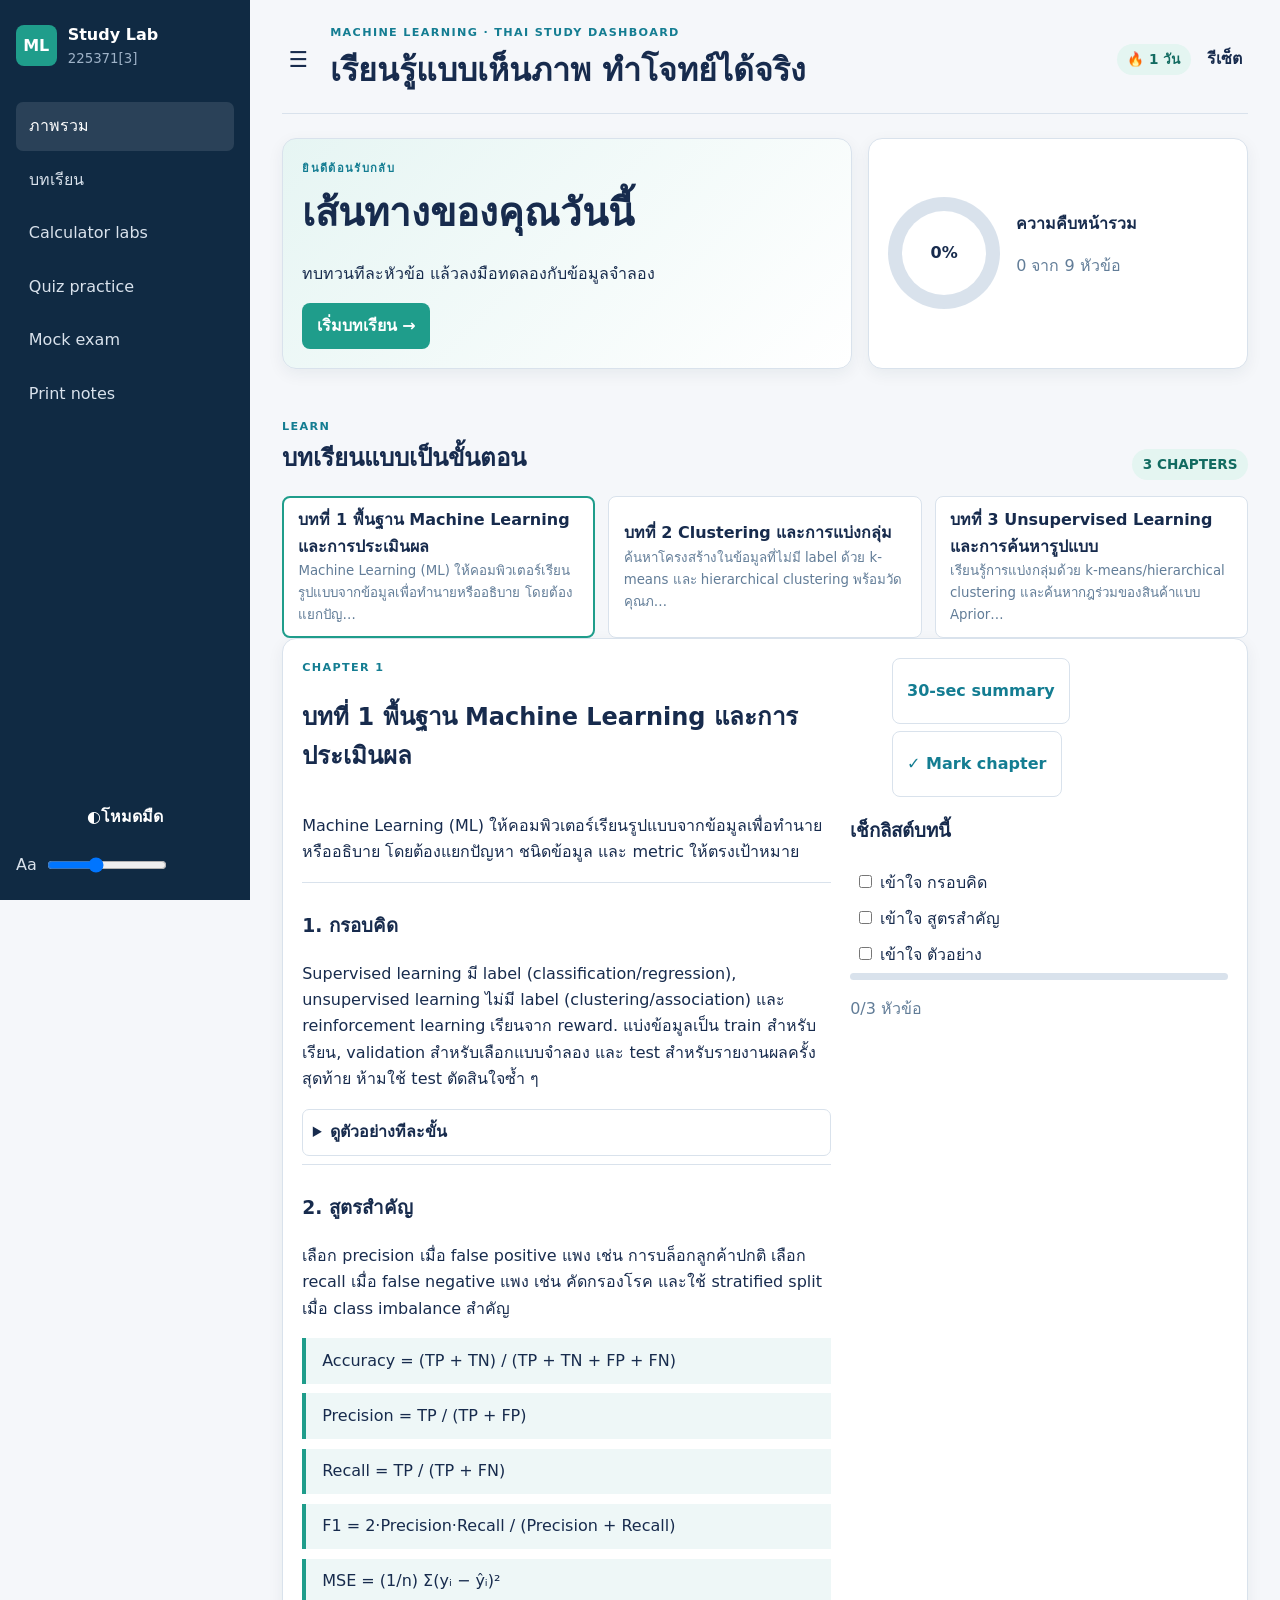
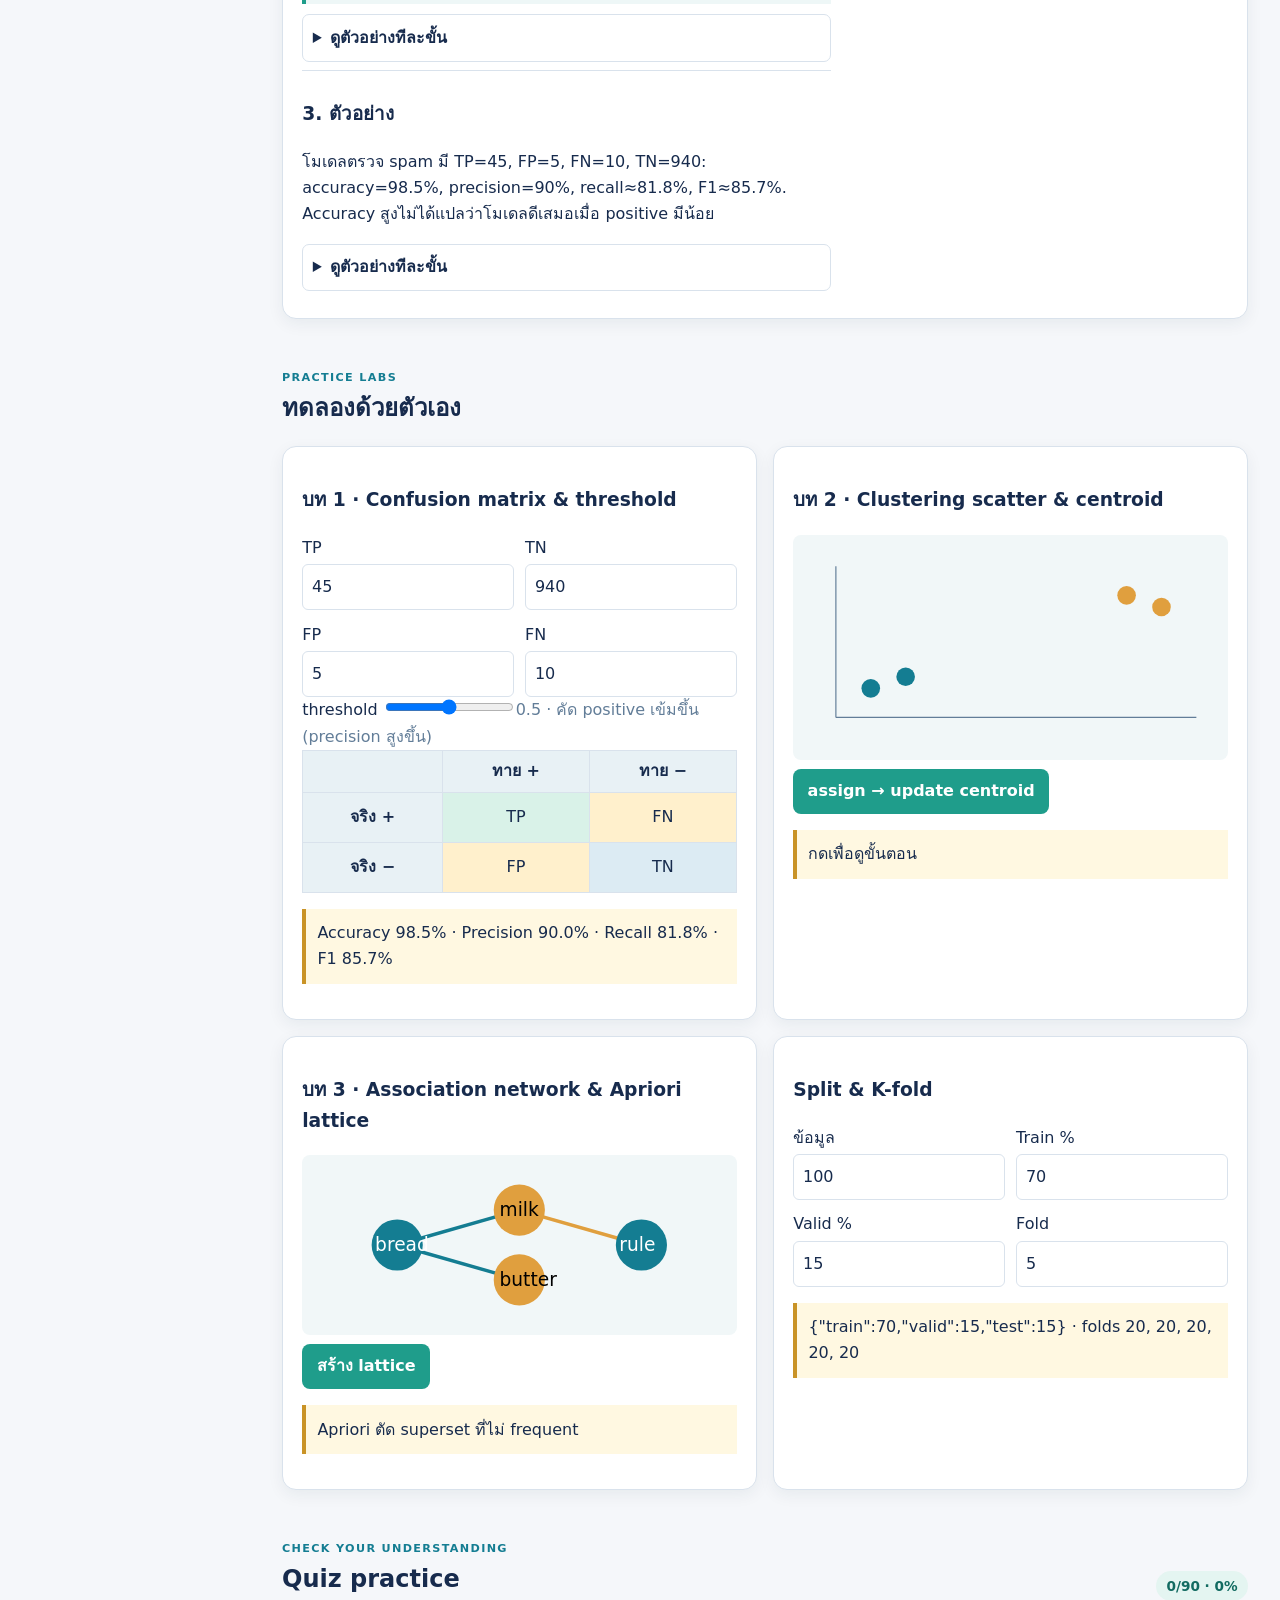
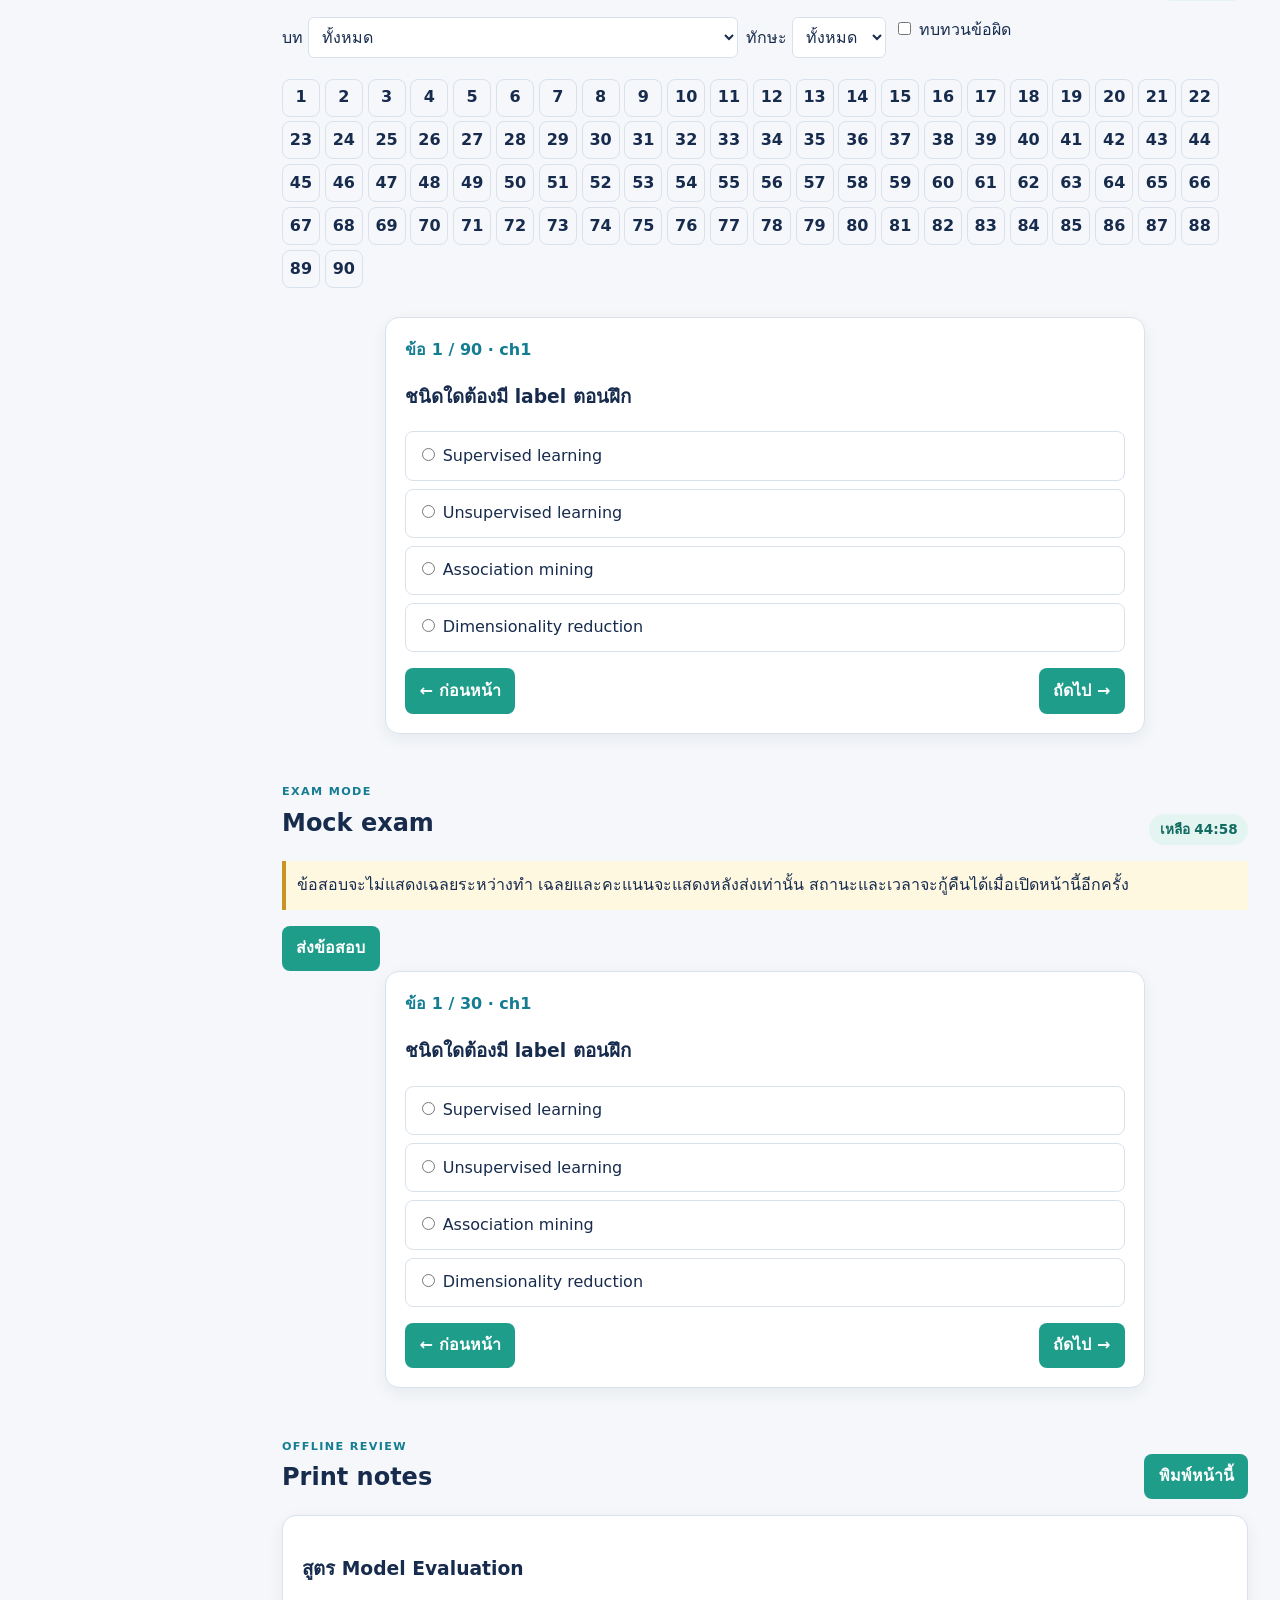
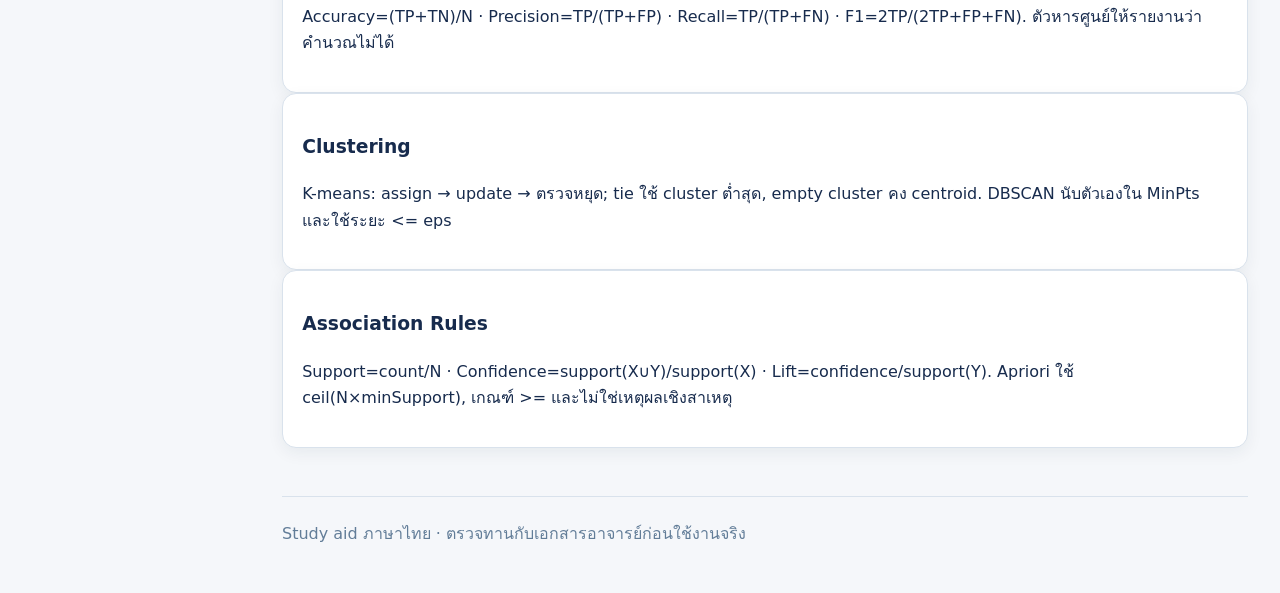
<file: index.html>
<!doctype html>
<html lang="th">
<head>
  <meta charset="utf-8"><meta name="viewport" content="width=device-width,initial-scale=1">
  <meta name="theme-color" content="#102a43"><title>ML Study Lab · 225371[3]</title>
  <link rel="stylesheet" href="assets/css/styles.css">
</head>
<body>
<a class="skip-link" href="#main">ข้ามไปยังเนื้อหา</a>
<div class="app-shell">
  <aside id="sidebar" class="sidebar" aria-label="เมนูหลัก">
    <div class="brand"><span class="brand-mark" aria-hidden="true">ML</span><div><strong>Study Lab</strong><small>225371[3]</small></div></div>
    <button id="close-drawer" class="icon-button drawer-close" aria-label="ปิดเมนู">×</button>
    <nav class="side-nav">
      <a class="active" href="#dashboard">ภาพรวม</a><a href="#chapters">บทเรียน</a><a href="#calculators">Calculator labs</a><a href="#quiz">Quiz practice</a><a href="#exam">Mock exam</a><a href="#notes">Print notes</a>
    </nav>
    <div class="sidebar-foot"><button id="theme-toggle" class="side-control" type="button">◐ <span>โหมดมืด</span></button><label class="scale-control">Aa <input id="font-scale" type="range" min="90" max="115" step="5" value="100" aria-label="ขนาดตัวอักษร"></label></div>
  </aside>
  <div id="drawer-scrim" class="scrim" hidden></div>
  <main id="main" class="main">
    <header class="topbar"><button id="menu-toggle" class="icon-button" aria-label="เปิดเมนู" aria-expanded="false">☰</button><div><p class="eyebrow">MACHINE LEARNING · THAI STUDY DASHBOARD</p><h1>เรียนรู้แบบเห็นภาพ ทำโจทย์ได้จริง</h1></div><div class="top-actions"><span id="streak-label" class="streak">🔥 0 วัน</span><button id="reset" class="text-button">รีเซ็ต</button></div></header>
    <section id="dashboard" class="hero-grid" aria-labelledby="welcome-title">
      <div class="welcome panel"><p class="eyebrow">ยินดีต้อนรับกลับ</p><h2 id="welcome-title">เส้นทางของคุณวันนี้</h2><p>ทบทวนทีละหัวข้อ แล้วลงมือทดลองกับข้อมูลจำลอง</p><a class="button" href="#chapters">เริ่มบทเรียน →</a></div>
      <div class="progress-card panel"><div class="ring" id="progress-ring" role="img" aria-label="ความคืบหน้า 0 เปอร์เซ็นต์"><span id="progress-percent">0%</span></div><div><strong>ความคืบหน้ารวม</strong><p id="progress-detail" class="muted">0 จาก 3 บท</p><div id="badges" class="badges" aria-label="เหรียญรางวัล"></div></div></div>
    </section>
    <section id="chapters" class="section" aria-labelledby="chapters-title"><div class="section-heading"><div><p class="eyebrow">LEARN</p><h2 id="chapters-title">บทเรียนแบบเป็นขั้นตอน</h2></div><span class="section-count">3 CHAPTERS</span></div><div id="chapter-tabs" class="chapter-cards" role="tablist" aria-label="เลือกบท"></div><div id="chapter-panels"></div></section>
    <section id="calculators" class="section" aria-labelledby="labs-title"><div class="section-heading"><div><p class="eyebrow">PRACTICE LABS</p><h2 id="labs-title">ทดลองด้วยตัวเอง</h2></div></div><div id="calculator-content"></div></section>
    <section id="quiz" class="section" aria-labelledby="quiz-title"><div class="section-heading"><div><p class="eyebrow">CHECK YOUR UNDERSTANDING</p><h2 id="quiz-title">Quiz practice</h2></div><span id="score" class="score-pill" aria-live="polite"></span></div><div id="quiz-controls" class="filters"></div><div id="quiz-mount"></div></section>
    <section id="exam" class="section" aria-labelledby="exam-title"><div class="section-heading"><div><p class="eyebrow">EXAM MODE</p><h2 id="exam-title">Mock exam</h2></div><span id="timer" class="timer" aria-live="polite"></span></div><p class="notice">ข้อสอบจะไม่แสดงเฉลยระหว่างทำ เฉลยและคะแนนจะแสดงหลังส่งเท่านั้น สถานะและเวลาจะกู้คืนได้เมื่อเปิดหน้านี้อีกครั้ง</p><div id="exam-questions"></div></section>
    <section id="notes" class="section print-notes" aria-labelledby="notes-title"><div class="section-heading"><div><p class="eyebrow">OFFLINE REVIEW</p><h2 id="notes-title">Print notes</h2></div><button id="print" class="button secondary">พิมพ์หน้านี้</button></div><div id="notes-content"></div></section>
    <footer>Study aid ภาษาไทย · ตรวจทานกับเอกสารอาจารย์ก่อนใช้งานจริง</footer>
  </main>
</div>
<div id="confetti" class="confetti" aria-hidden="true"></div>
<script type="module" src="assets/js/app.js"></script>
</body></html>
</file>
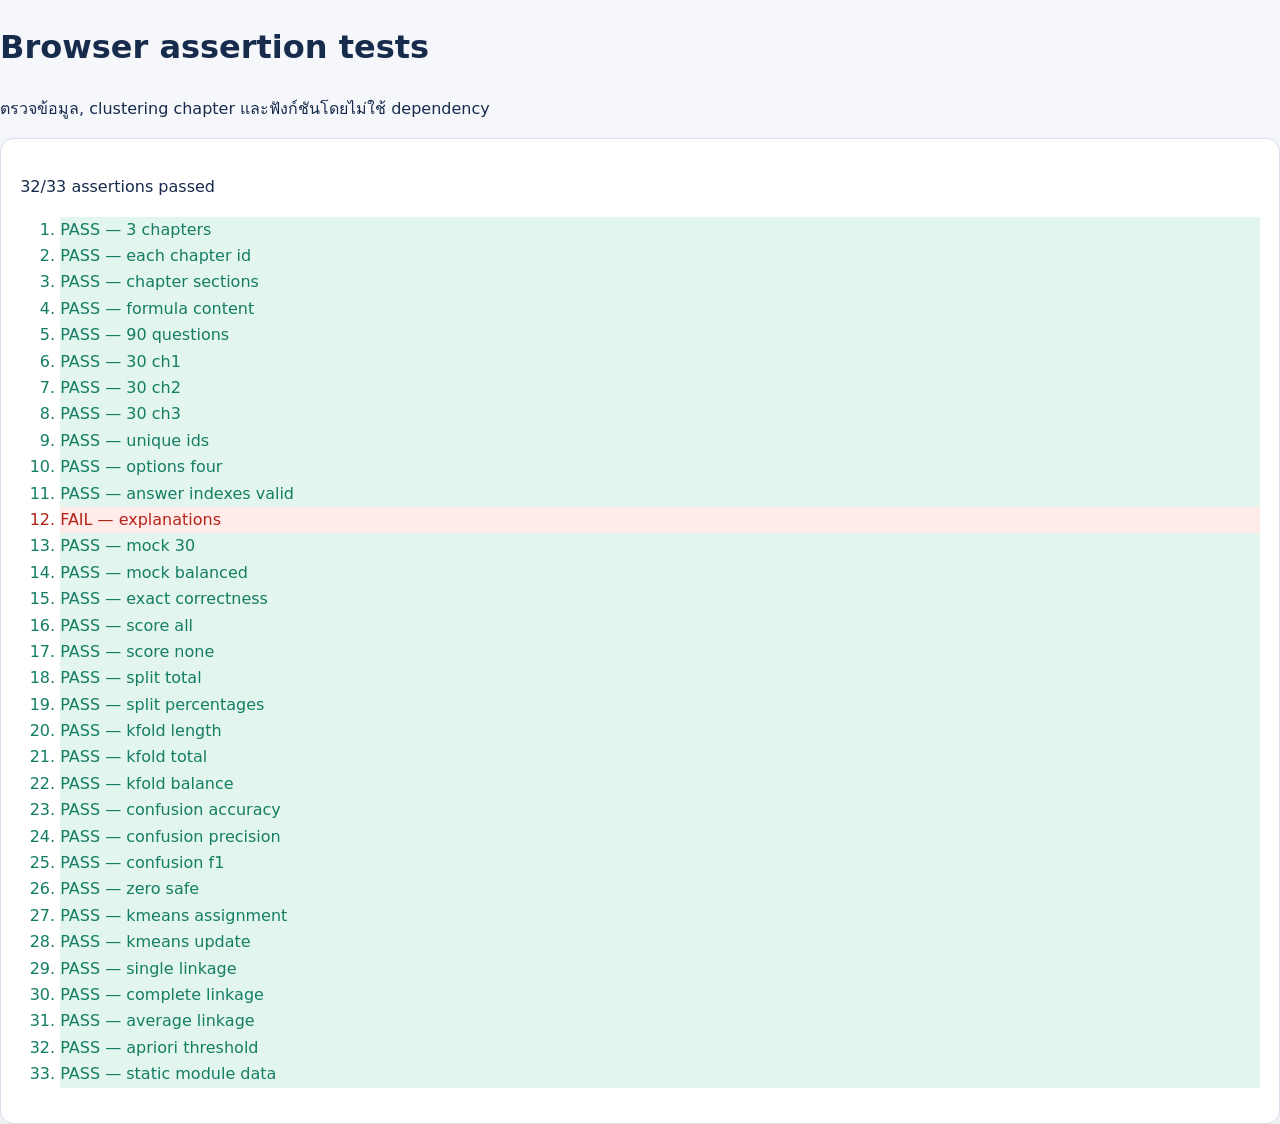
<file: tests.html>
<!doctype html><html lang="th"><head><meta charset="utf-8"><meta name="viewport" content="width=device-width,initial-scale=1"><title>ML Study Lab · browser tests</title><link rel="stylesheet" href="assets/css/styles.css"></head><body><header><h1>Browser assertion tests</h1><p>ตรวจข้อมูล, clustering chapter และฟังก์ชันโดยไม่ใช้ dependency</p></header><main><div class="card"><p id="summary">กำลังรัน…</p><ol id="results"></ol></div></main><script type="module">
import {chapters} from "./content/chapters.js";import {questions} from "./data/questions.js";import {mockExam} from "./data/mock-exam.js";import {split,kfold,confusion,kmeansStep,linkage,apriori} from "./assets/js/calculators.js";import {isCorrect,scoreQuestions} from "./assets/js/quiz.js";
const tests=[
["3 chapters",()=>chapters.length===3],["each chapter id",()=>chapters.every(c=>/^ch[123]$/.test(c.id))],["chapter sections",()=>chapters.every(c=>c.sections.length>=3)],["formula content",()=>chapters.every(c=>c.sections.some(s=>s.formulas?.length))],["90 questions",()=>questions.length===90],["30 ch1",()=>questions.filter(q=>q.chapter==="ch1").length===30],["30 ch2",()=>questions.filter(q=>q.chapter==="ch2").length===30],["30 ch3",()=>questions.filter(q=>q.chapter==="ch3").length===30],["unique ids",()=>new Set(questions.map(q=>q.id)).size===90],["options four",()=>questions.every(q=>q.options.length===4)],["answer indexes valid",()=>questions.every(q=>q.answerIndex>=0&&q.answerIndex<4)],["explanations",()=>questions.every(q=>q.explanation.length>5)],["mock 30",()=>mockExam.length===30],["mock balanced",()=>[0,1,2].every(i=>mockExam.filter(q=>q.chapter===`ch${i+1}`).length===10)],["exact correctness",()=>isCorrect({answerIndex:2},2)&&!isCorrect({answerIndex:2},"1")],["score all",()=>scoreQuestions(questions,Object.fromEntries(questions.map(q=>[q.id,q.answerIndex]))).percent===100],["score none",()=>scoreQuestions(questions,{}).correct===0],["split total",()=>{const x=split(100);return x.train+x.valid+x.test===100}],["split percentages",()=>JSON.stringify(split(100))===JSON.stringify({train:70,valid:15,test:15})],["kfold length",()=>kfold(10,3).length===3],["kfold total",()=>kfold(10,3).reduce((a,b)=>a+b,0)===10],["kfold balance",()=>Math.max(...kfold(10,3))-Math.min(...kfold(10,3))<=1],["confusion accuracy",()=>Math.abs(confusion({tp:45,tn:940,fp:5,fn:10}).accuracy-.985)<.001],["confusion precision",()=>Math.abs(confusion({tp:45,tn:940,fp:5,fn:10}).precision-.9)<.001],["confusion f1",()=>confusion({tp:1,tn:1,fp:0,fn:0}).f1===1],["zero safe",()=>confusion({}).precision===0],["kmeans assignment",()=>kmeansStep([[0,0],[10,10]],[[0,0],[10,10]]).groups.join(",")==="0,1"],["kmeans update",()=>kmeansStep([[0,0],[2,0]],[[0,0]]).centroids[0][0]===1],["single linkage",()=>linkage([[0,0]],[[3,4]])===5],["complete linkage",()=>linkage([[0,0],[1,0]],[[3,0]],"complete")===3],["average linkage",()=>linkage([[0,0],[2,0]],[[4,0]],"average")===3],["apriori threshold",()=>apriori([["a"],["a"],["b"]],.66)[0].item==="a"],["static module data",()=>location.protocol==="file:"||location.protocol==="http:"||location.protocol==="https:"]
];let pass=0;const out=document.querySelector("#results");tests.forEach(([name,fn])=>{let ok=false,msg="";try{ok=!!fn()}catch(e){msg=e.message}if(ok)pass++;const li=document.createElement("li");li.className=ok?"correct":"incorrect";li.textContent=`${ok?"PASS":"FAIL"} — ${name}${msg?` (${msg})`:""}`;out.append(li)});document.querySelector("#summary").textContent=`${pass}/${tests.length} assertions passed`;
</script></body></html>
</file>
<file: assets/css/styles.css>
:root{--navy:#102a43;--navy-2:#243b53;--blue:#147d92;--teal:#1f9d8b;--bg:#f5f7fa;--card:#fff;--ink:#172b4d;--muted:#627d98;--line:#d9e2ec;--good:#147d64;--bad:#b42318;--gold:#c99326;--focus:#f6bd60;--scale:1;font-family:Inter,ui-sans-serif,system-ui,-apple-system,"Segoe UI",sans-serif;color:var(--ink);line-height:1.65;font-size:calc(16px * var(--scale))}
[data-theme=dark]{--bg:#0b1726;--card:#102a43;--ink:#f0f4f8;--muted:#9fb3c8;--line:#334e68;--navy:#d9e2ec}.dark-only{display:none}
*{box-sizing:border-box}html{scroll-behavior:smooth}body{margin:0;background:var(--bg)}a{color:var(--blue)}button,input,select{font:inherit}button,.button{cursor:pointer;border:0;border-radius:8px;min-height:44px;padding:.6rem .9rem;background:var(--teal);color:#fff;text-decoration:none;display:inline-flex;align-items:center;justify-content:center;font-weight:700}button:hover,.button:hover{filter:brightness(.92)}button:focus-visible,a:focus-visible,input:focus-visible,select:focus-visible{outline:3px solid var(--focus);outline-offset:3px}.skip-link{position:absolute;left:-999px;top:1rem}.skip-link:focus{left:1rem;z-index:10;background:#fff;padding:.5rem}.app-shell{display:flex;min-height:100vh}.sidebar{position:sticky;top:0;height:100vh;width:250px;flex:none;background:var(--navy);color:#fff;padding:1.35rem 1rem;display:flex;flex-direction:column;z-index:5}.brand{display:flex;gap:.7rem;align-items:center;margin-bottom:2rem}.brand small{display:block;color:#9fb3c8}.brand-mark{background:var(--teal);padding:.45rem;border-radius:8px;font-weight:800}.side-nav{display:grid;gap:.3rem}.side-nav a{color:#d9e2ec;padding:.7rem .8rem;text-decoration:none;border-radius:7px}.side-nav a:hover,.side-nav a.active{background:#ffffff1c;color:#fff}.sidebar-foot{margin-top:auto;display:grid;gap:.8rem}.side-control{background:transparent;text-align:left;padding:.55rem;color:#fff}.scale-control{display:flex;align-items:center;gap:.5rem;color:#d9e2ec}.scale-control input{width:120px}.main{width:min(1180px,100%);margin:auto;padding:1.4rem 2rem}.topbar{display:flex;align-items:center;gap:1rem;border-bottom:1px solid var(--line);padding-bottom:1rem}.topbar h1{font-size:clamp(1.25rem,3vw,2rem);margin:0}.eyebrow{font-size:.7rem;letter-spacing:.12em;color:var(--blue);font-weight:800;margin:.1rem 0}.top-actions{margin-left:auto;display:flex;gap:.6rem;align-items:center}.streak,.score-pill,.timer,.section-count{background:#e4f5f1;color:#126b61;border-radius:999px;padding:.25rem .65rem;font-size:.85rem;font-weight:800}.text-button,.icon-button{background:transparent;color:var(--ink);padding:.4rem}.icon-button{font-size:1.35rem}.drawer-close,.menu-toggle{display:none}.hero-grid{display:grid;grid-template-columns:1.5fr 1fr;gap:1rem;margin:1.5rem 0}.panel,.card{background:var(--card);border:1px solid var(--line);border-radius:14px;padding:1.2rem;box-shadow:0 5px 16px #102a4310}.welcome{background:linear-gradient(135deg,#e6f5f3,#fff)}[data-theme=dark] .welcome{background:linear-gradient(135deg,#163d4a,#102a43)}.welcome h2{font-size:clamp(1.5rem,3vw,2.5rem);margin:.2rem 0}.progress-card{display:flex;gap:1rem;align-items:center}.ring{--progress:0;width:112px;height:112px;border-radius:50%;background:conic-gradient(var(--teal) calc(var(--progress)*1%),var(--line) 0);display:grid;place-items:center;flex:none}.ring:after{content:"";grid-area:1/1;width:84px;height:84px;border-radius:50%;background:var(--card)}.ring span{grid-area:1/1;z-index:1;font-weight:800}.badges{display:flex;gap:.35rem;margin-top:.5rem}.badge{padding:.2rem .4rem;border-radius:5px;background:#fff3cf;color:#80610e;font-size:.7rem}.section{margin:3rem 0;scroll-margin-top:1rem}.section-heading{display:flex;justify-content:space-between;align-items:end;gap:1rem;margin-bottom:1rem}.section-heading h2{margin:.1rem 0}.chapter-cards{display:grid;grid-template-columns:repeat(3,1fr);gap:.8rem}.chapter-tab{text-align:left;background:var(--card);color:var(--ink);border:1px solid var(--line);min-height:100px;display:block}.chapter-tab[aria-selected=true]{border:2px solid var(--teal)}.chapter-tab small{display:block;color:var(--muted);font-weight:400}.panel[hidden]{display:none}.lesson-head{display:flex;justify-content:space-between;gap:1rem}.lesson-meta{color:var(--muted);font-size:.9rem}.lesson-tools{display:flex;flex-wrap:wrap;gap:.4rem}.lesson-tools button{background:transparent;color:var(--blue);border:1px solid var(--line);min-height:38px}.lesson-tools button[aria-pressed=true]{background:#e4f5f1}.lesson-body{display:grid;grid-template-columns:1.4fr 1fr;gap:1.2rem}.lesson-body section{border-top:1px solid var(--line);padding-top:.6rem}.formula,.summary-box,.step-example{background:#eef7f7;border-left:4px solid var(--teal);padding:.6rem 1rem;margin:.6rem 0}.summary-box{background:#fff8e1;border-color:var(--gold)}details{border:1px solid var(--line);border-radius:7px;padding:.6rem;margin:.5rem 0}details summary{cursor:pointer;font-weight:700}.checklist label{display:block;padding:.3rem}.progress-bar{height:7px;background:var(--line);border-radius:9px;overflow:hidden}.progress-bar span{display:block;height:100%;background:var(--teal)}.lab-grid{display:grid;grid-template-columns:repeat(2,1fr);gap:1rem}.calc-grid{display:grid;grid-template-columns:repeat(auto-fit,minmax(140px,1fr));gap:.7rem}.calc-grid label{display:flex;flex-direction:column;gap:.2rem}.calc-grid input,.calc-grid select,.filters select{padding:.55rem;border:1px solid var(--line);border-radius:6px;background:var(--card);color:var(--ink)}.visual{width:100%;min-height:180px;background:#f1f7f8;border-radius:8px;padding:.5rem}.filters{display:flex;flex-wrap:wrap;gap:.5rem;margin-bottom:1rem}.question-card{max-width:760px;margin:auto}.question-number{color:var(--blue);font-weight:800}.options{display:grid;gap:.5rem;margin:1rem 0}.options label{border:1px solid var(--line);padding:.65rem;border-radius:8px;cursor:pointer}.options label:has(input:checked){border-color:var(--teal);background:#e4f5f1}.result{padding:.7rem;border-radius:7px}.correct{background:#e3f6ee;color:var(--good)}.incorrect{background:#ffebe9;color:var(--bad)}.quiz-nav{display:flex;justify-content:space-between;gap:.5rem}.navigator{display:flex;flex-wrap:wrap;gap:.3rem;margin:.8rem 0}.navigator button{min-width:38px;min-height:38px;padding:.2rem;background:transparent;color:var(--ink);border:1px solid var(--line)}.navigator button.done{background:#e4f5f1}.notice{padding:.7rem;background:#fff8e1;border-left:4px solid var(--gold)}.muted{color:var(--muted)}.table-wrap{overflow:auto}table{border-collapse:collapse;width:100%;min-width:400px}th,td{border:1px solid var(--line);padding:.45rem}th{background:#e8f1f5}.confusion td{text-align:center;height:50px}.confusion .tp{background:#d9f2e8}.confusion .fp{background:#fff0cc}.confusion .fn{background:#fff0cc}.confusion .tn{background:#dcebf3}footer{border-top:1px solid var(--line);color:var(--muted);padding:1.5rem 0;margin-top:3rem}.scrim,.confetti{position:fixed}.scrim{inset:0;background:#0008;z-index:4}.confetti{inset:0;pointer-events:none}.confetti i{position:absolute;width:8px;height:15px;background:var(--teal);animation:fall 900ms ease-out forwards}@keyframes fall{to{transform:translate(var(--x),var(--y)) rotate(500deg);opacity:0}}@media(max-width:800px){.sidebar{position:fixed;left:-270px;transition:left .2s}.sidebar.open{left:0}.drawer-close{display:block;position:absolute;right:.4rem;top:.4rem}.main{padding:1rem}.menu-toggle{display:inline-flex}.hero-grid,.lesson-body,.lab-grid{grid-template-columns:1fr}.chapter-cards{grid-template-columns:1fr}.topbar{align-items:flex-start}.top-actions{flex-wrap:wrap;justify-content:flex-end}.section{margin:2rem 0}}@media(max-width:420px){.main{padding:.7rem}.topbar h1{font-size:1.2rem}.streak{font-size:.72rem}.panel,.card{padding:.9rem}.section-heading{align-items:start;flex-direction:column}.lesson-head{display:block}}@media(prefers-reduced-motion:reduce){*,*:before,*:after{scroll-behavior:auto!important;animation-duration:.01ms!important;transition:none!important}}@media print{.sidebar,.topbar,.hero-grid,#calculators,#quiz,#exam,.section-heading button,footer{display:none!important}.main{padding:0}.section{display:block!important;margin:0}.print-notes{display:block!important}}
</file>
